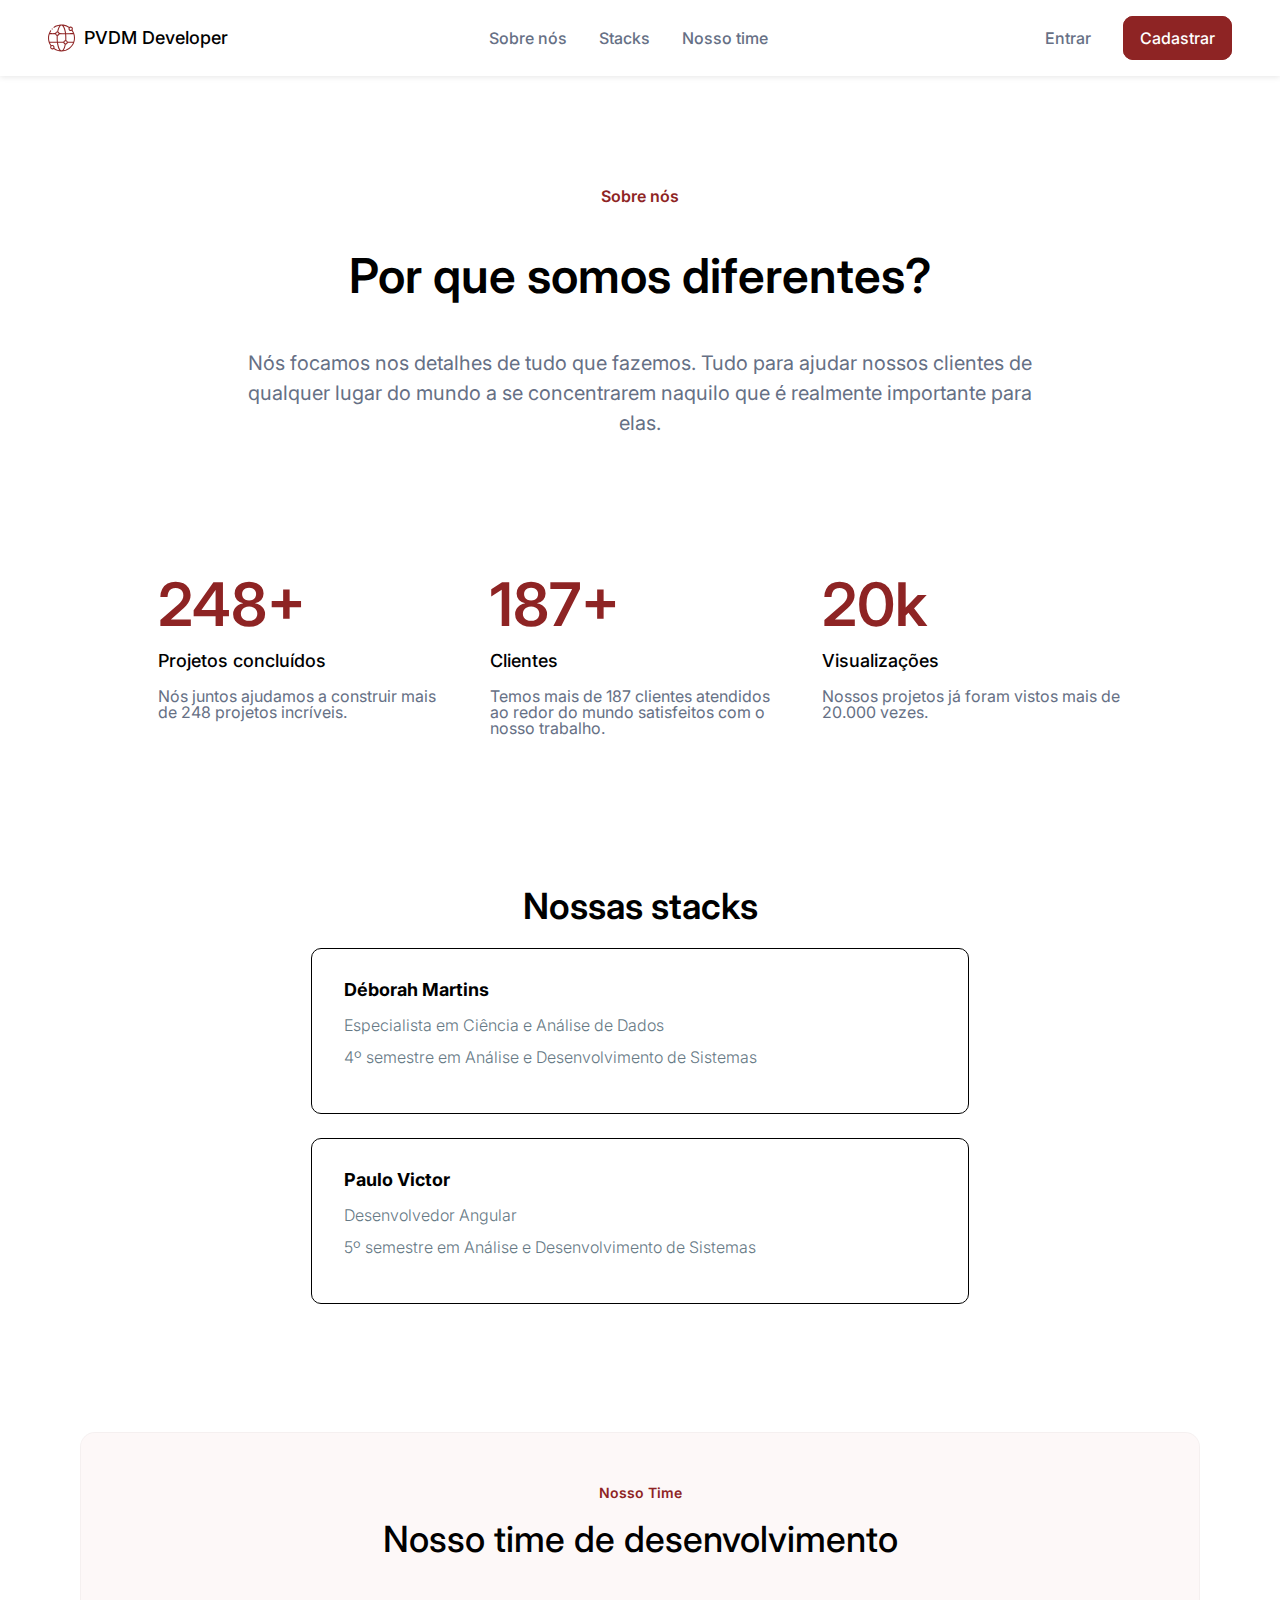
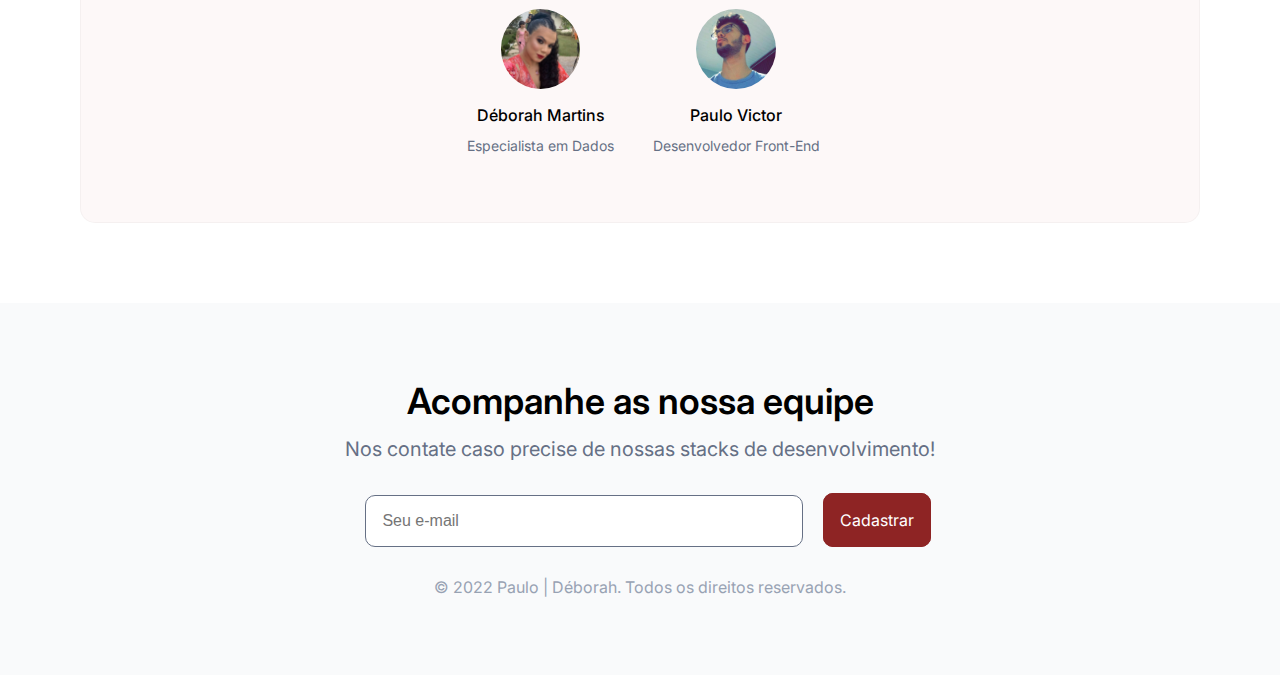
<file: index.html>
<!DOCTYPE html>
<html lang="en">
<head>
    <meta charset="UTF-8">
    <meta http-equiv="X-UA-Compatible" content="IE=edge">
    <meta name="viewport" content="width=device-width, initial-scale=1.0">
    <title>PVDM Developer</title>
    <link rel="stylesheet" href="css/reset.css">
    <link rel="stylesheet" href="css/base.css">
    <link rel="stylesheet" href="css/header.css">
    <link rel="stylesheet" href="css/banner.css">
    <link rel="stylesheet" href="css/metrics.css">
    <link rel="stylesheet" href="css/footer.css">
    <link rel="stylesheet" href="css/time.css">
    <link rel="stylesheet" href="css/stack.css">
</head>
<body>
    <header>
        <nav class="menu container">
            <div class="menu__logo">
                <img class="menu__logo-imagem" src="img/logoWorld.svg" alt="">
                <p class="menu_logo-texto">PVDM Developer</p>
            </div>
            <ul class="menu__item">
                <a class="menu__link" href="#sobrenos"><li>Sobre nós</li></a>
                <a class="menu__link" href="#stacks"><li>Stacks</li></a>
                <a class="menu__link" href="#time"><li>Nosso time</li></a>
            </ul>
            <ul class="botao">
                <li>
                    <a class="botao__entrar" href="">Entrar</a>
                </li>
                <li>
                    <a class="botao__cadastro" href="">Cadastrar</a>
                </li>
            </ul>
        </nav>
    </header>

    <main>
        <section class="banner container">
            <h3 class="banner__text"><a name="sobrenos"></a>Sobre nós</h3>
            <h2 class="banner__subtitle">Por que somos diferentes?</h2>
            <p class="banner__description">Nós focamos nos detalhes de tudo que fazemos. Tudo para ajudar nossos clientes de qualquer lugar do mundo a se concentrarem naquilo que é realmente importante para elas.</p>
        </section>

        <section class="metrics container">
            <div class="metrics__box">
                <h2 class="metrics__number">248+</h2>
                <p class="metrics__title">Projetos concluídos</p>
                <p class="metrics__text">Nós juntos ajudamos a construir mais de 248 projetos incríveis.</p>
            </div>
            <div class="metrics__box">
                <h2 class="metrics__number">187+</h2>
                <p class="metrics__title">Clientes</p>
                <p class="metrics__text">Temos mais de 187 clientes atendidos ao redor do mundo satisfeitos com o nosso trabalho.</p>
            </div>
            <div class="metrics__box">
                <h2 class="metrics__number">20k</h2>
                <p class="metrics__title">Visualizações</p>
                <p class="metrics__text">Nossos projetos já foram vistos mais de 20.000 vezes.</p>
            </div>
        </section>

        <section class="stack container">
            <div class="stack__caixa">
                <h2 name="stack" class="stack__setor"><a name="stacks"></a>Nossas stacks</h2>
                <div class="stack__box">
                    <h3 class="stack__title">Déborah Martins</h3>
                    <div class="stack__info">
                        <p class="stack__item">Especialista em Ciência e Análise de Dados</p>
                        <p class="stack__item">4º semestre em Análise e Desenvolvimento de Sistemas</p>
                    </div>
                </div>
                <div class="stack__box">
                    <h3 class="stack__title">Paulo Victor</h3>
                    <div class="stack__info">
                        <p class="stack__item">Desenvolvedor Angular</p>
                        <p class="stack__item">5º semestre em Análise e Desenvolvimento de Sistemas</p>
                    </div>
                </div>
            </div>
        </section>

        <section class="time container">
            <h2 class="time__title"><a name="time"></a>Nosso Time</h2>
            <p class="time__text">Nosso time de desenvolvimento</p>
            <div class="pessoas">
                <div class="pessoa_bloco">
                    <a href="portfolios/deborah.html"><img class="time__image" src="img/deborah.jpg" alt="">
                    <p class="time__person">Déborah Martins</p>
                    <p class="time__cargo">Especialista em Dados</p>
                    </a>
                </div>
                <div class="pessoa_bloco">
                    <a href="portfolios/paulo.html">
                        <img class="time__image" src="img/paulo.jfif" alt="">
                        <p class="time__person">Paulo Victor</p>
                        <p class="time__cargo">Desenvolvedor Front-End</p>
                    </a>
                </div>
            </div>
        </section>
    </main>

    <footer class="footer container">
        <h2 class="footer__title">Acompanhe as nossa equipe</h2>
        <p class="footer__text">Nos contate caso precise de nossas stacks de desenvolvimento!</p>
        <div class="footer__box">
            <input type="email" name="" id="footer__mail" placeholder="Seu e-mail">
            <a class="footer__button" href="">Cadastrar</a>
        </div>
        <p class="footer__copy">© 2022 Paulo | Déborah. Todos os direitos reservados.</p>
    </footer>
</body>
</html>
</file>
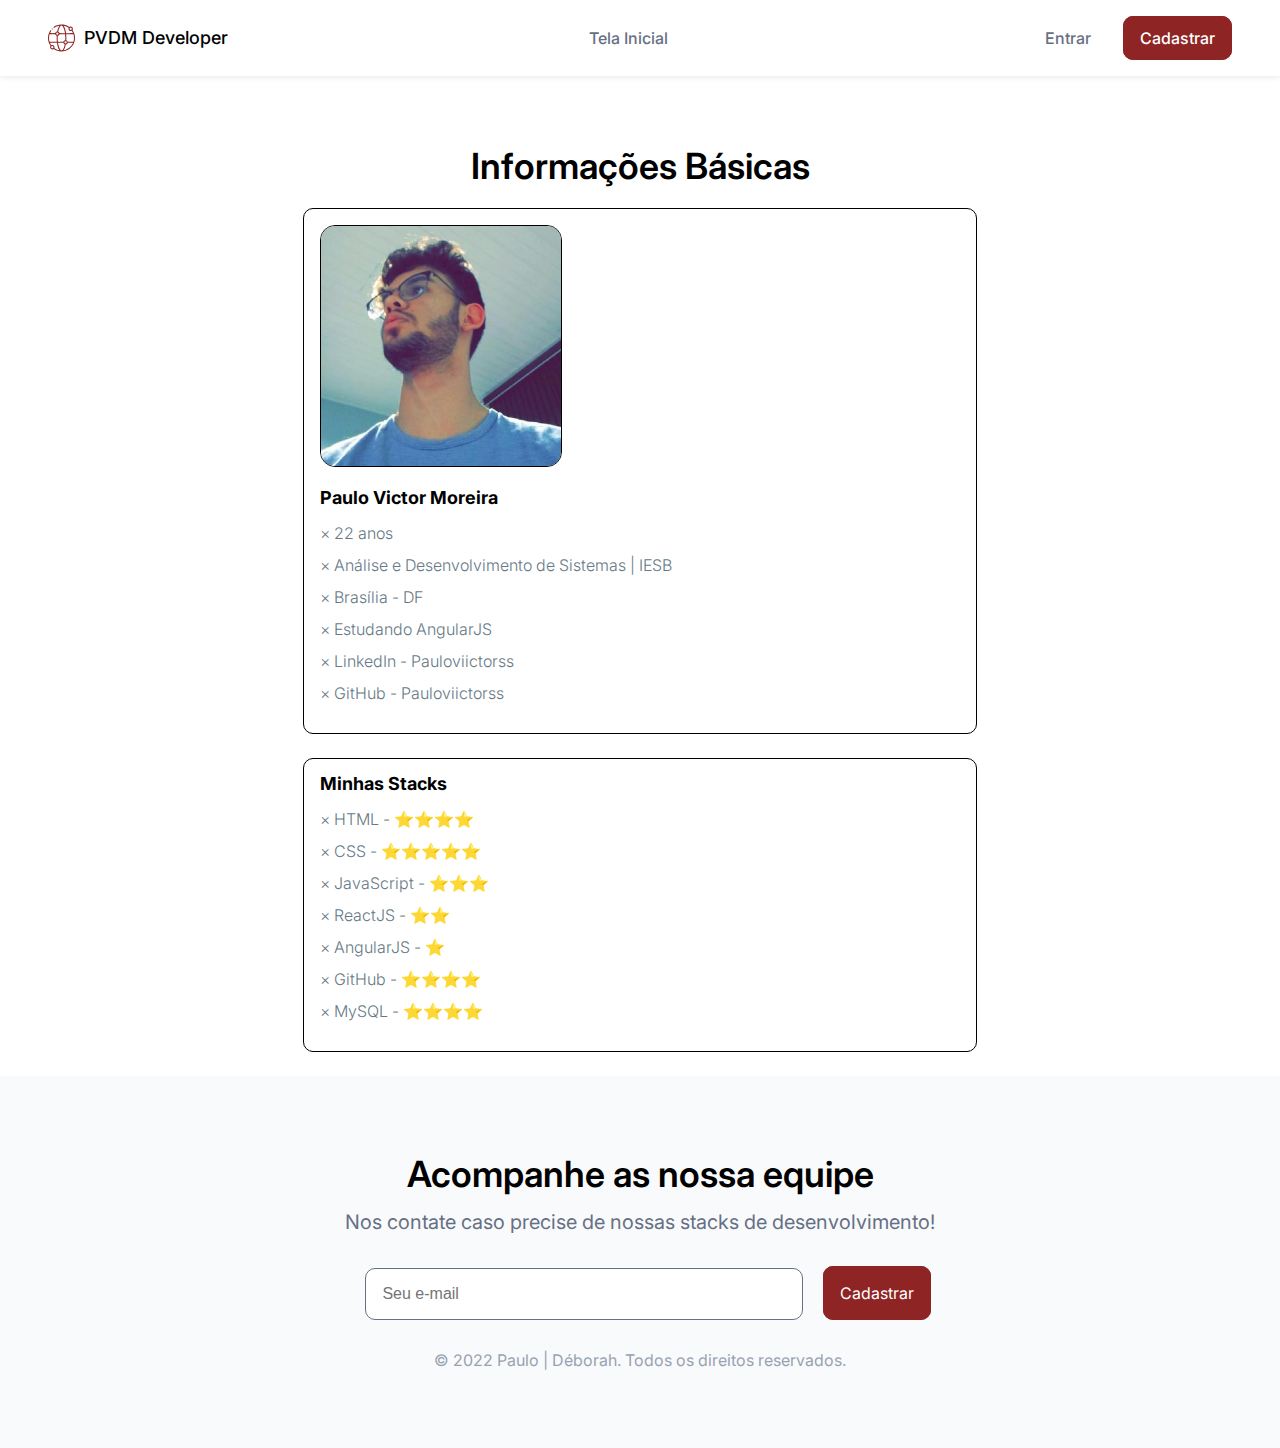
<file: paulo.html>
<!DOCTYPE html>
<html lang="en">
<head>
    <meta charset="UTF-8">
    <meta http-equiv="X-UA-Compatible" content="IE=edge">
    <meta name="viewport" content="width=device-width, initial-scale=1.0">
    <title>Paulo Victor - Angular Developer</title>
    <link rel="stylesheet" href="css/reset.css">
    <link rel="stylesheet" href="css/base.css">
    <link rel="stylesheet" href="css/header.css">
    <link rel="stylesheet" href="css/footer.css">
    <link rel="stylesheet" href="css/stack.css">
    <link rel="stylesheet" href="https://fonts.googleapis.com/icon?family=Material+Icons">
</head>
<body>
    <header>
        <nav class="menu container">
            <div class="menu__logo">
                <img class="menu__logo-imagem" src="img/logoWorld.svg" alt="">
                <p class="menu_logo-texto">PVDM Developer</p>
            </div>
            <ul class="menu__item">
                <a class="menu__link" href="index.html"><li>Tela Inicial</li></a>
            </ul>
            <ul class="botao">
                <li>
                    <a class="botao__entrar" href="">Entrar</a>
                </li>
                <li>
                    <a class="botao__cadastro" href="">Cadastrar</a>
                </li>
            </ul>
        </nav>
    </header>

    <main>
        <div class="ficha__container">
            <section class="stack ficha container">
                <div class="stack__caixa ficha__caixa">
                    <h2 name="stack" class="stack__setor"><a name="stacks"></a>Informações Básicas</h2>
                    <div class="stack__box ficha__box">
                        <div>
                            <img class="img__perfil" src="img/paulo.jfif" alt="">
                        </div>
                        <h3 class="stack__title">Paulo Victor Moreira</h3>
                        <div class="stack__info">
                            <p class="stack__item">× 22 anos</p>
                            <p class="stack__item">× Análise e Desenvolvimento de Sistemas | IESB</p>
                            <p class="stack__item">× Brasília - DF</p>
                            <p class="stack__item">× Estudando AngularJS</p>
                            <p class="stack__item"><a href="https://www.linkedin.com/in/pauloviictorss/" target="_blank">× LinkedIn - Pauloviictorss</a></p>
                            <p class="stack__item"><a href="https://github.com/Pauloviictorss" target="_blank">× GitHub - Pauloviictorss</a></p>
                        </div>
                    </div>
                </div>
            </section>
            <section class="stack ficha container">
                <div class="stack__caixa">
                    <div class="stack__box ficha__box">
                        <h3 class="stack__title">Minhas Stacks</h3>
                        <div class="stack__info">
                            <p class="stack__item">× HTML - ⭐⭐⭐⭐</p>
                            <p class="stack__item">× CSS - ⭐⭐⭐⭐⭐</p>
                            <p class="stack__item">× JavaScript - ⭐⭐⭐</p>
                            <p class="stack__item">× ReactJS - ⭐⭐</p>
                            <p class="stack__item">× AngularJS - ⭐</p>
                            <p class="stack__item">× GitHub - ⭐⭐⭐⭐</p>
                            <p class="stack__item">× MySQL - ⭐⭐⭐⭐</p>
                        </div>
                    </div>
                </div>
            </section>
        </div>
    </main>

    <footer class="footer container">
        <h2 class="footer__title">Acompanhe as nossa equipe</h2>
        <p class="footer__text">Nos contate caso precise de nossas stacks de desenvolvimento!</p>
        <div class="footer__box">
            <input type="email" name="" id="footer__mail" placeholder="Seu e-mail">
            <a class="footer__button" href="">Cadastrar</a>
        </div>
        <p class="footer__copy">© 2022 Paulo | Déborah. Todos os direitos reservados.</p>
    </footer>
</body>
</html>
</file>
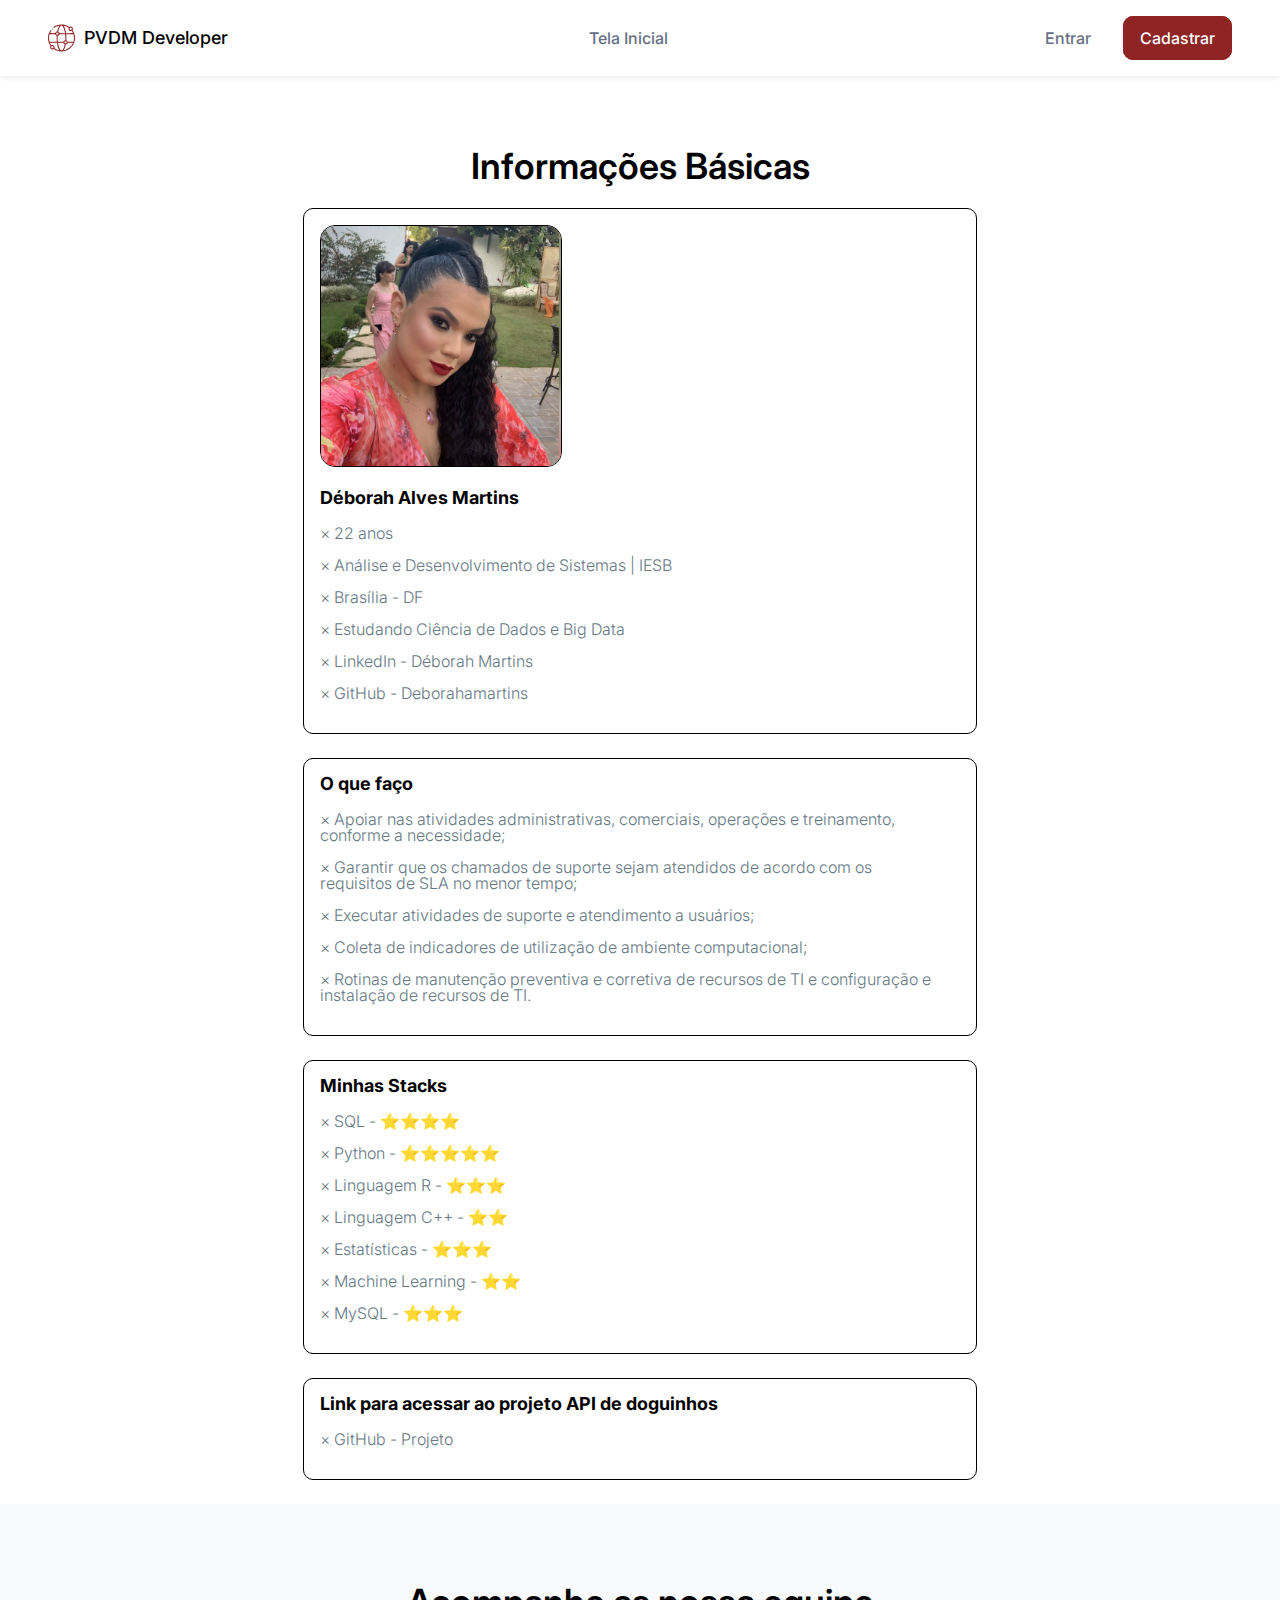
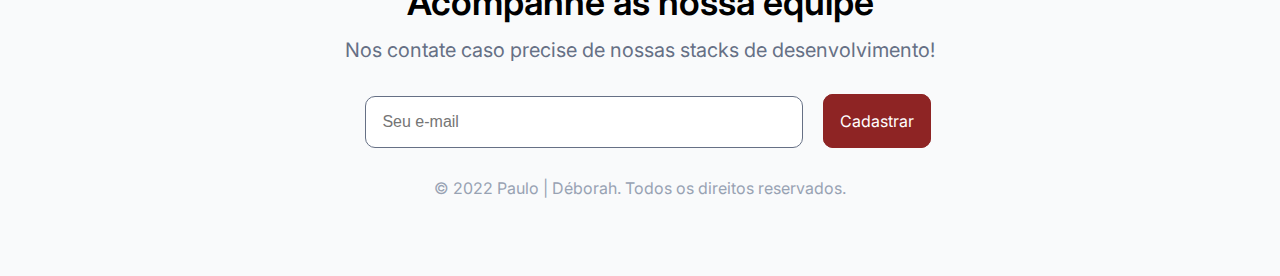
<file: portfolios/deborah.html>
<!DOCTYPE html>
<html lang="en">
<head>
    <meta charset="UTF-8">
    <meta http-equiv="X-UA-Compatible" content="IE=edge">
    <meta name="viewport" content="width=device-width, initial-scale=1.0">
    <title>Déborah Martins - Especialista em Dados</title>
    <link rel="stylesheet" href="../css/reset.css">
    <link rel="stylesheet" href="../css/base.css">
    <link rel="stylesheet" href="../css/header.css">
    <link rel="stylesheet" href="../css/footer.css">
    <link rel="stylesheet" href="../css/stack.css">
    <link rel="stylesheet" href="https://fonts.googleapis.com/icon?family=Material+Icons">
</head>
<body>
    <header>
        <nav class="menu container">
            <div class="menu__logo">
                <img class="menu__logo-imagem" src="../img/logoWorld.svg" alt="">
                <p class="menu_logo-texto">PVDM Developer</p>
            </div>
            <ul class="menu__item">
                <a class="menu__link" href="../index.html"><li>Tela Inicial</li></a>
            </ul>
            <ul class="botao">
                <li>
                    <a class="botao__entrar" href="">Entrar</a>
                </li>
                <li>
                    <a class="botao__cadastro" href="">Cadastrar</a>
                </li>
            </ul>
        </nav>
    </header>

    <main>
        <div class="ficha__container">
            <section class="stack ficha container">
                <div class="stack__caixa ficha__caixa">
                    <h2 name="stack" class="stack__setor"><a name="stacks"></a>Informações Básicas</h2>
                    <div class="stack__box ficha__box">
                        <div>
                            <img class="img__perfil" src="../img/deborah.jpg" alt="">
                        </div>
                        <h3 class="stack__title">Déborah Alves Martins</h3>
                        <div class="stack__info">
                            <p class="stack__item">× 22 anos</p>
                            <p class="stack__item">× Análise e Desenvolvimento de Sistemas | IESB</p>
                            <p class="stack__item">× Brasília - DF</p>
                            <p class="stack__item">× Estudando Ciência de Dados e Big Data</p>
                            <p class="stack__item"><a href="https://www.linkedin.com/in/d%C3%A9borah-martins-36039323a/" target="_blank">× LinkedIn - Déborah Martins</a></p>
                            <p class="stack__item"><a href="https://github.com/deborahamartins" target="_blank">× GitHub - Deborahamartins</a></p>
                        </div>
                    </div>
                </div>
            </section>
            <section class="stack ficha container">
                <div class="stack__caixa">
                    <div class="stack__box ficha__box">
                        <h3 class="stack__title">O que faço</h3>
                        <div class="stack__info">
                            <p class="stack__item">× Apoiar nas atividades administrativas, comerciais, operações e treinamento,
                                conforme a necessidade;</p>
                            <p class="stack__item">× Garantir que os chamados de suporte sejam atendidos de acordo com os requisitos de SLA no
                                menor tempo;</p>
                            <p class="stack__item">× Executar atividades de suporte e atendimento a usuários;</p>
                            <p class="stack__item">× Coleta de indicadores de utilização de ambiente computacional;</p>
                            <p class="stack__item">× Rotinas de manutenção preventiva e corretiva de recursos de TI e configuração e instalação de recursos de TI.</p>
                        </div>
                    </div>
                </div>
            </section>
            <section class="stack ficha container">
                <div class="stack__caixa">
                    <div class="stack__box ficha__box">
                        <h3 class="stack__title">Minhas Stacks</h3>
                        <div class="stack__info">
                            <p class="stack__item">× SQL - ⭐⭐⭐⭐</p>
                            <p class="stack__item">× Python - ⭐⭐⭐⭐⭐</p>
                            <p class="stack__item">× Linguagem R - ⭐⭐⭐</p>
                            <p class="stack__item">× Linguagem C++ - ⭐⭐</p>
                            <p class="stack__item">× Estatísticas - ⭐⭐⭐</p>
                            <p class="stack__item">× Machine Learning - ⭐⭐</p>
                            <p class="stack__item">× MySQL - ⭐⭐⭐</p>
                        </div>
                    </div>
                </div>
            </section>
            <section class="stack ficha container">
                <div class="stack__caixa">
                    <div class="stack__box ficha__box">
                        <h3 class="stack__title">Link para acessar ao projeto API de doguinhos</h3>
                        <div class="stack__info">
                            <p class="stack__item"><a href="https://github.com/deborahamartins/pivotal_github_dog/blob/main/README.md" target="_blank">× GitHub - Projeto</a></p>
                        </div>
                    </div>
                </div>
            </section>
        </div>
    </main>

    <footer class="footer container">
        <h2 class="footer__title">Acompanhe as nossa equipe</h2>
        <p class="footer__text">Nos contate caso precise de nossas stacks de desenvolvimento!</p>
        <div class="footer__box">
            <input type="email" name="" id="footer__mail" placeholder="Seu e-mail">
            <a class="footer__button" href="">Cadastrar</a>
        </div>
        <p class="footer__copy">© 2022 Paulo | Déborah. Todos os direitos reservados.</p>
    </footer>
</body>
</html>
</file>
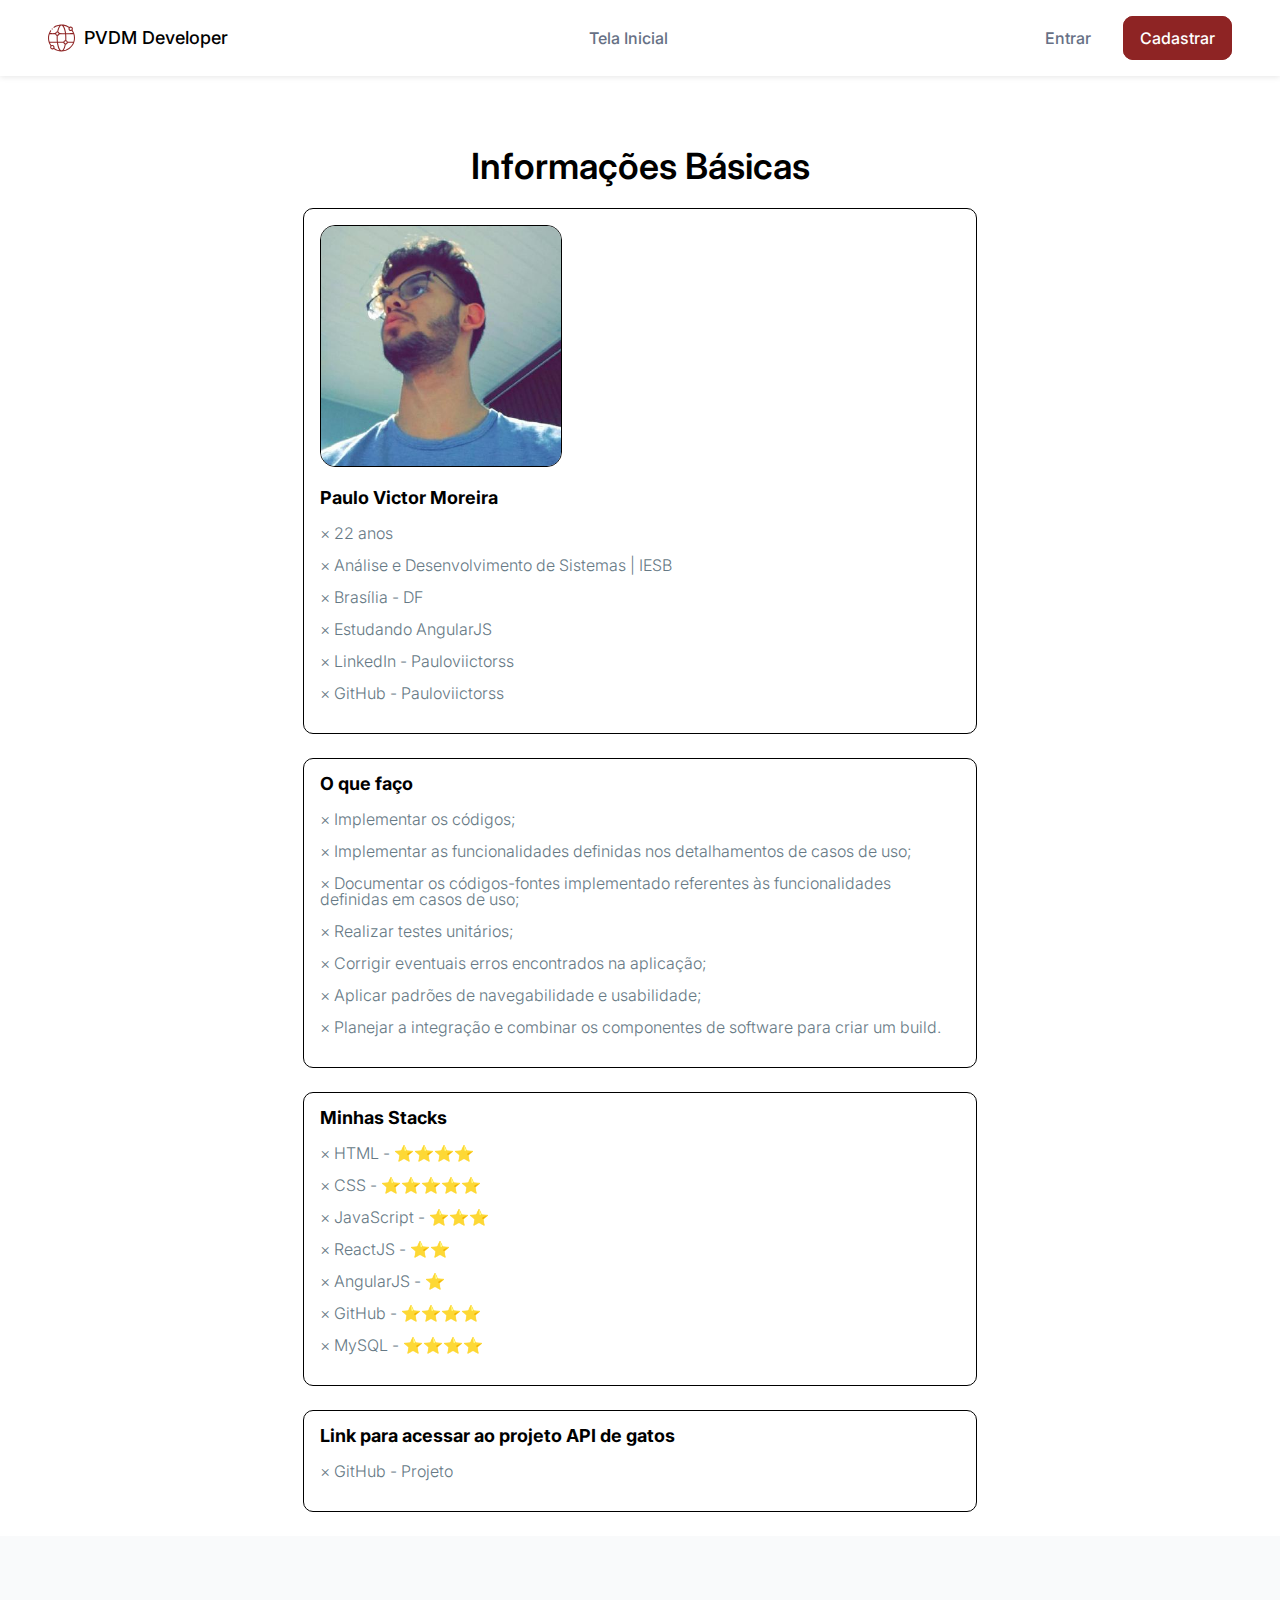
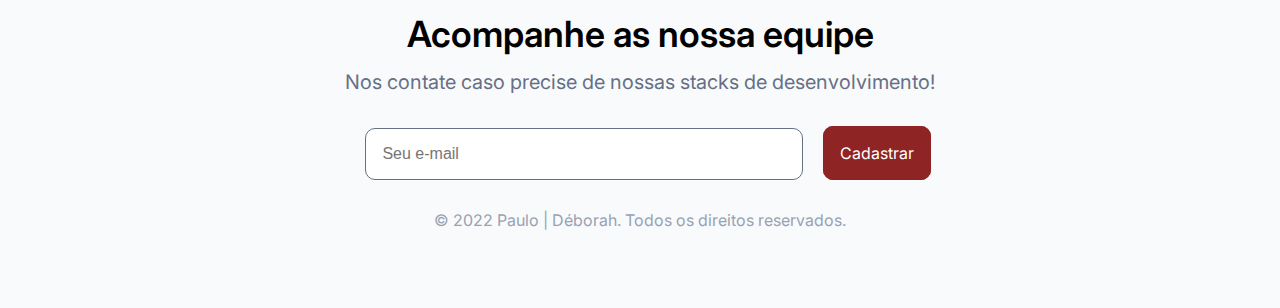
<file: portfolios/paulo.html>
<!DOCTYPE html>
<html lang="en">
<head>
    <meta charset="UTF-8">
    <meta http-equiv="X-UA-Compatible" content="IE=edge">
    <meta name="viewport" content="width=device-width, initial-scale=1.0">
    <title>Paulo Victor - Angular Developer</title>
    <link rel="stylesheet" href="../css/reset.css">
    <link rel="stylesheet" href="../css/base.css">
    <link rel="stylesheet" href="../css/header.css">
    <link rel="stylesheet" href="../css/footer.css">
    <link rel="stylesheet" href="../css/stack.css">
    <link rel="stylesheet" href="https://fonts.googleapis.com/icon?family=Material+Icons">
</head>
<body>
    <header>
        <nav class="menu container">
            <div class="menu__logo">
                <img class="menu__logo-imagem" src="../img/logoWorld.svg" alt="">
                <p class="menu_logo-texto">PVDM Developer</p>
            </div>
            <ul class="menu__item">
                <a class="menu__link" href="../index.html"><li>Tela Inicial</li></a>
            </ul>
            <ul class="botao">
                <li>
                    <a class="botao__entrar" href="">Entrar</a>
                </li>
                <li>
                    <a class="botao__cadastro" href="">Cadastrar</a>
                </li>
            </ul>
        </nav>
    </header>

    <main>
        <div class="ficha__container">
            <section class="stack ficha container">
                <div class="stack__caixa ficha__caixa">
                    <h2 name="stack" class="stack__setor"><a name="stacks"></a>Informações Básicas</h2>
                    <div class="stack__box ficha__box">
                        <div>
                            <img class="img__perfil" src="../img/paulo.jfif" alt="">
                        </div>
                        <h3 class="stack__title">Paulo Victor Moreira</h3>
                        <div class="stack__info">
                            <p class="stack__item">× 22 anos</p>
                            <p class="stack__item">× Análise e Desenvolvimento de Sistemas | IESB</p>
                            <p class="stack__item">× Brasília - DF</p>
                            <p class="stack__item">× Estudando AngularJS</p>
                            <p class="stack__item"><a href="https://www.linkedin.com/in/pauloviictorss/" target="_blank">× LinkedIn - Pauloviictorss</a></p>
                            <p class="stack__item"><a href="https://github.com/Pauloviictorss" target="_blank">× GitHub - Pauloviictorss</a></p>
                        </div>
                    </div>
                </div>
            </section>
            <section class="stack ficha container">
                <div class="stack__caixa">
                    <div class="stack__box ficha__box">
                        <h3 class="stack__title">O que faço</h3>
                        <div class="stack__info">
                            <p class="stack__item">× Implementar os códigos;</p>
                            <p class="stack__item">× Implementar as funcionalidades definidas nos detalhamentos de casos de uso;</p>
                            <p class="stack__item">× Documentar os códigos-fontes implementado referentes às funcionalidades
                                definidas em casos de uso;</p>
                            <p class="stack__item">× Realizar testes unitários;</p>
                            <p class="stack__item">× Corrigir eventuais erros encontrados na aplicação;</p>
                            <p class="stack__item">× Aplicar padrões de navegabilidade e usabilidade;</p>
                            <p class="stack__item">× Planejar a integração e combinar os componentes de software para criar um build.</p>
                        </div>
                    </div>
                </div>
            </section>
            <section class="stack ficha container">
                <div class="stack__caixa">
                    <div class="stack__box ficha__box">
                        <h3 class="stack__title">Minhas Stacks</h3>
                        <div class="stack__info">
                            <p class="stack__item">× HTML - ⭐⭐⭐⭐</p>
                            <p class="stack__item">× CSS - ⭐⭐⭐⭐⭐</p>
                            <p class="stack__item">× JavaScript - ⭐⭐⭐</p>
                            <p class="stack__item">× ReactJS - ⭐⭐</p>
                            <p class="stack__item">× AngularJS - ⭐</p>
                            <p class="stack__item">× GitHub - ⭐⭐⭐⭐</p>
                            <p class="stack__item">× MySQL - ⭐⭐⭐⭐</p>
                        </div>
                    </div>
                </div>
            </section>
            <section class="stack ficha container">
                <div class="stack__caixa">
                    <div class="stack__box ficha__box">
                        <h3 class="stack__title">Link para acessar ao projeto API de gatos</h3>
                        <div class="stack__info">
                            <p class="stack__item"><a href="https://github.com/Pauloviictorss/OADSMNA2-tutorial-git" target="_blank">× GitHub - Projeto</a></p>
                        </div>
                    </div>
                </div>
            </section>
        </div>
    </main>

    <footer class="footer container">
        <h2 class="footer__title">Acompanhe as nossa equipe</h2>
        <p class="footer__text">Nos contate caso precise de nossas stacks de desenvolvimento!</p>
        <div class="footer__box">
            <input type="email" name="" id="footer__mail" placeholder="Seu e-mail">
            <a class="footer__button" href="">Cadastrar</a>
        </div>
        <p class="footer__copy">© 2022 Paulo | Déborah. Todos os direitos reservados.</p>
    </footer>
</body>
</html>
</file>
<file: css/base.css>
@import url('https://fonts.googleapis.com/css2?family=Inter:wght@400;500;600&display=swap');

:root {
    --cinza: #667085;
    --cinza-claro: #98A2B3;
    --vinho: #8E2424;
    --branco: #FFFFFF;
    --branco-claro: #F0F0F0;
    --preto: #000000;
    --inter: 'Inter', sans-serif;
}

.container {
    padding: 1.5em 3em;
}

body {
    font-family: 'Inter', sans-serif;
    font-weight: 400;
    font-size: 16px;
}
</file>
<file: css/header.css>
.menu {
    display: flex;
    justify-content: space-between;
    font-weight: 500;
    align-items: center;
    box-shadow: 0 1px 6px rgba(0, 0, 0, 0.1);
}

.menu__logo {
    display: flex;
    font-size: 18px;
    align-items: center;
}

.menu_logo-texto {
    margin-left: .5em;
    width: 100%;
}

.menu__item {
    display: flex;
    list-style: none;
    color: var(--cinza);
}

.menu__link {
    margin: 0 1em;
    transition: ease-in-out 300ms;
}

.menu__link:hover {
    color: var(--vinho);
}

.botao {
    display: flex;
    list-style: none;
}

.botao__cadastro {
    background-color: var(--vinho);
    border: 1px solid var(--vinho);
    color: var(--branco);
    border-radius: 10px;
    padding: .7em 1em;
    margin: 0 0 0 1em;
    transition: ease-in-out 300ms;
}

.botao__cadastro:hover {
    background-color: var(--branco-claro);
    border: 1px solid var(--vinho);
    color: var(--vinho);
}

.botao__entrar {
    background-color: var(--branco);
    color: var(--cinza);
    border-radius: 10px;
    padding: .7em 1em;
    transition: ease-in-out 300ms;
}

.botao__entrar:hover {
    background-color: var(--branco-claro);
    color: var(--cinza);
    border-radius: 10px;
}
</file>
<file: css/banner.css>
.banner {
    padding: 7em;
    text-align: center;
}

.banner__text {
    font-weight: 600;
    color: var(--vinho);
}

.banner__subtitle {
    font-size: 48px;
    color: var(--preto);
    font-weight: 600;
    margin: 1em 0;
}

.banner__description {
    font-weight: 400;
    font-size: 20px;
    color: var(--cinza);
    line-height: 30px;
    max-width: 800px;
    margin: auto;
}
</file>
<file: css/metrics.css>
.metrics {
    display: flex;
    text-align: center;
    justify-content: center;
}

.metrics__box {
    margin: 0 1em 2em 1em;
}

.metrics__number {
    font-size: 60px;
    color: var(--vinho);
    font-weight: 600;
    text-align: start;
}

.metrics__title {
    font-size: 18px;
    font-weight: 500;
    text-align: start;
    margin: 1em 0;
}

.metrics__text {
    font-weight: 400;
    color: var(--cinza);
    max-width: 300px;
    min-width: 200px;
    text-align: start;
}
</file>
<file: css/footer.css>
.footer {
    padding-bottom: 5em;
    text-align: center;
    background-color: #F9FAFB;
    padding-top: 5em;
}

.footer__title {
    font-size: 36px;
    font-weight: 600;
    color: black;
}

.footer__text {
    font-size: 20px;
    color: var(--cinza);
    margin: 1em;
}

.footer__box {
    margin: 1em;
}

#footer__mail {
    margin: 1em;
    padding: 1em;
    width: 35%;
    color: var(--cinza);
    font-size: 16px;
    border: 1px solid var(--cinza);
    border-radius: 10px;
}

.footer__button {
    background-color: var(--vinho);
    border: 1px solid var(--vinho);
    padding: 1em;
    border-radius: 10px;
    color: var(--branco);
    transition: ease-in-out 300ms;
}

.footer__button:hover {
    background-color: var(--branco-claro);
    border: 1px solid var(--vinho);
    color: var(--vinho);
}

.footer__copy {
    color: var(--cinza-claro);
    margin-top: 1em;
}
</file>
<file: css/time.css>
.time {
    text-align: center;
    background-color: rgba(196, 25, 25, 0.03);
    border-radius: 15px;
    margin: 5em;
    padding: 2em;
    border: 1px solid rgba(0, 0, 0, 0.03);
    transition: 300ms ease-in-out;
}

.time:hover {
    border: 1px solid black;
    background-color: white;
}

.pessoas {
    display: flex;
    justify-content: center;
}

.pessoa_bloco {
    margin: 1em;
}

.time__title {
    color: var(--vinho);
    font-weight: 600;
    font-size: 14px;
    margin: 1.5em;
}

.time__text {
    font-size: 36px;
    font-weight: 500;
    color: black;
    margin-bottom: 1em;
}

.time__person {
    font-weight: 500;
    margin: 1em;
}

.time__cargo {
    font-size: 14px;
    color: var(--cinza);
    margin-bottom: 1.5em;
}

.time__image {
    border-radius: 550px;
    height: 80px;
}
</file>
<file: css/stack.css>
.stack__box {
    padding: 2em;
    border: 1px solid black;
    border-radius: 10px;
    width: 50%;
    margin: 1.5em auto;
    transition: ease-in-out 300ms;
}

.stack__box:hover {
    border: 1px solid var(--vinho);
    background-color: var(--vinho);
    color: white;
}

.stack__box:hover .stack__title, .stack__box:hover .stack__info{
    color: white;
}

.stack__setor {
    text-align: center;
    margin-top: 2em;
    font-size: 36px;
    font-weight: 600;
    color: black;
}

.stack__info {
    color: #667985;
    font-weight: 300;
}

.stack__title {
    font-weight: 700;
    font-size: 18px;
    margin-bottom: 1em;
}

.stack__item {
    margin-right: 1em;
    margin-bottom: 1em;
}

.img__perfil {
    border-radius: 15px 15px 15px 15px;
    border: 1px solid black;
    margin-bottom: 20px;
    width: 15em;
}

.ficha {
    padding: 0;
}

.ficha__box {
    padding: 1em;
}
</file>
